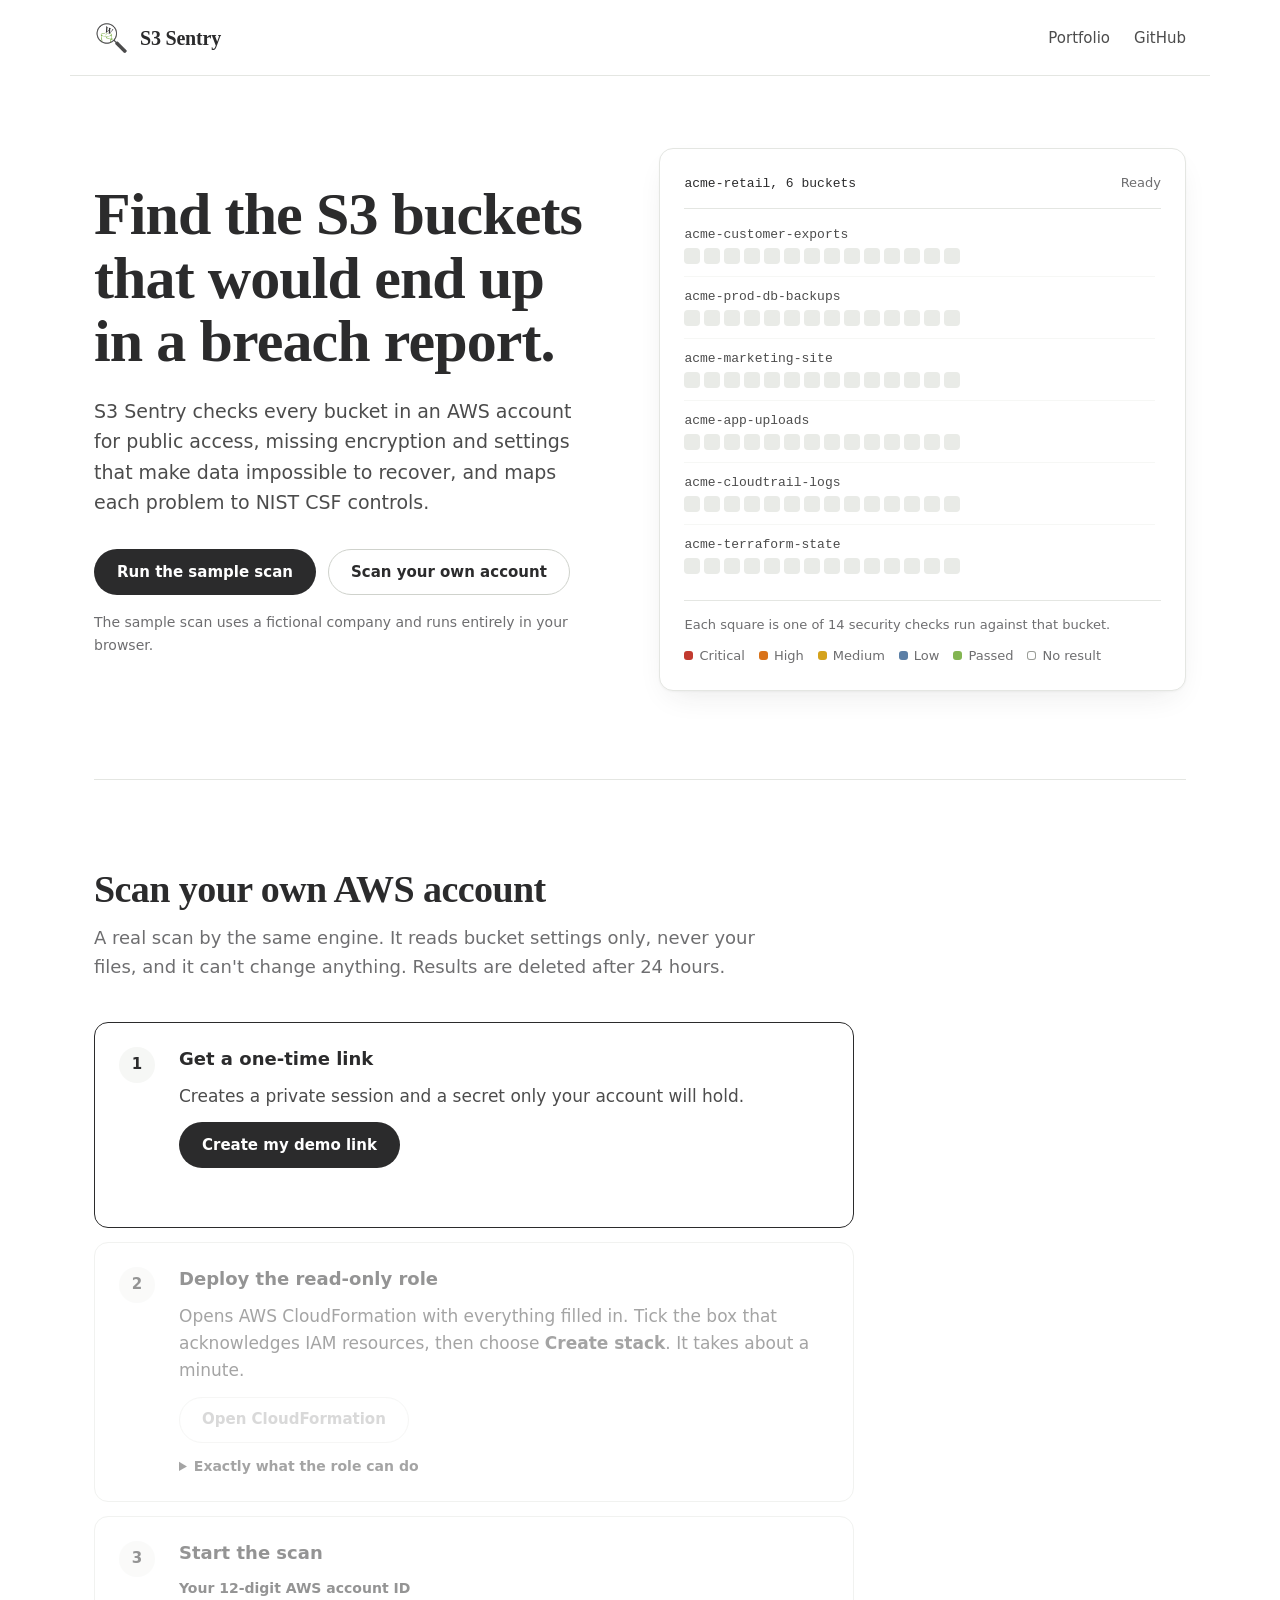
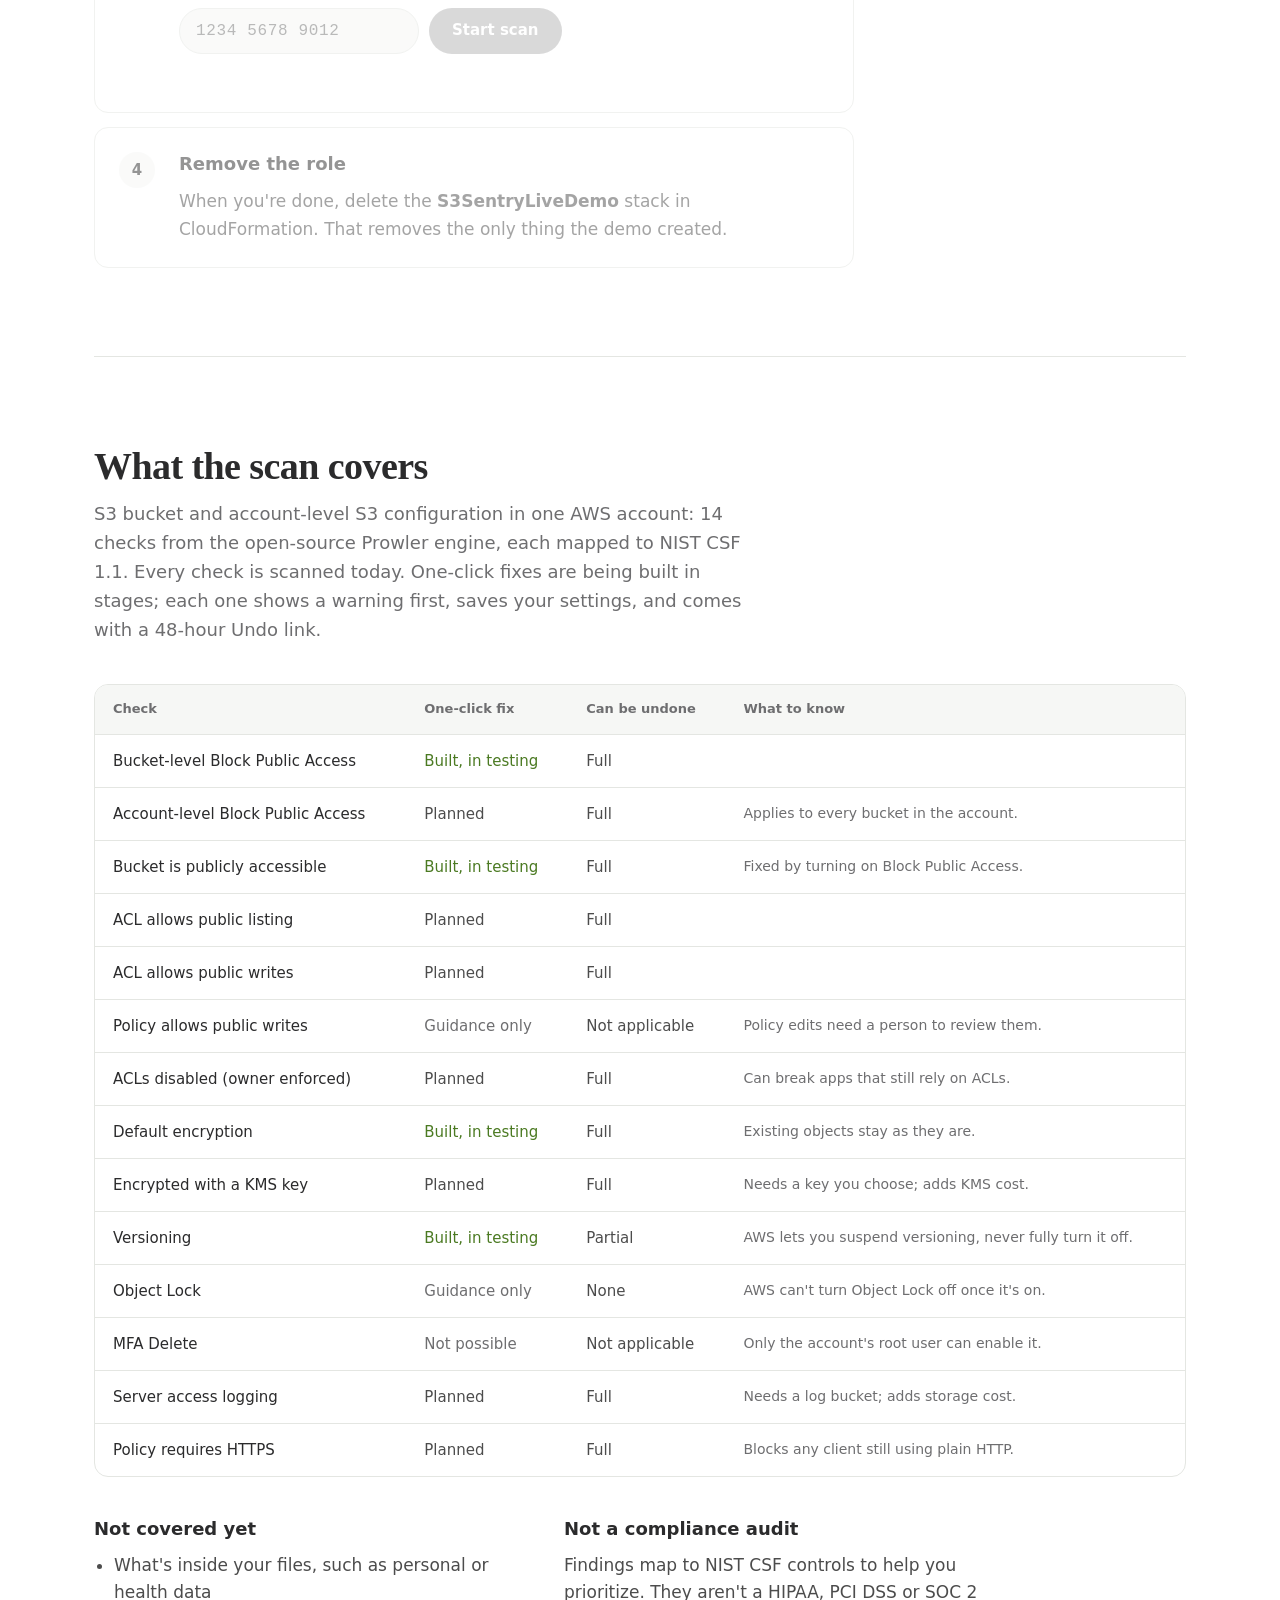
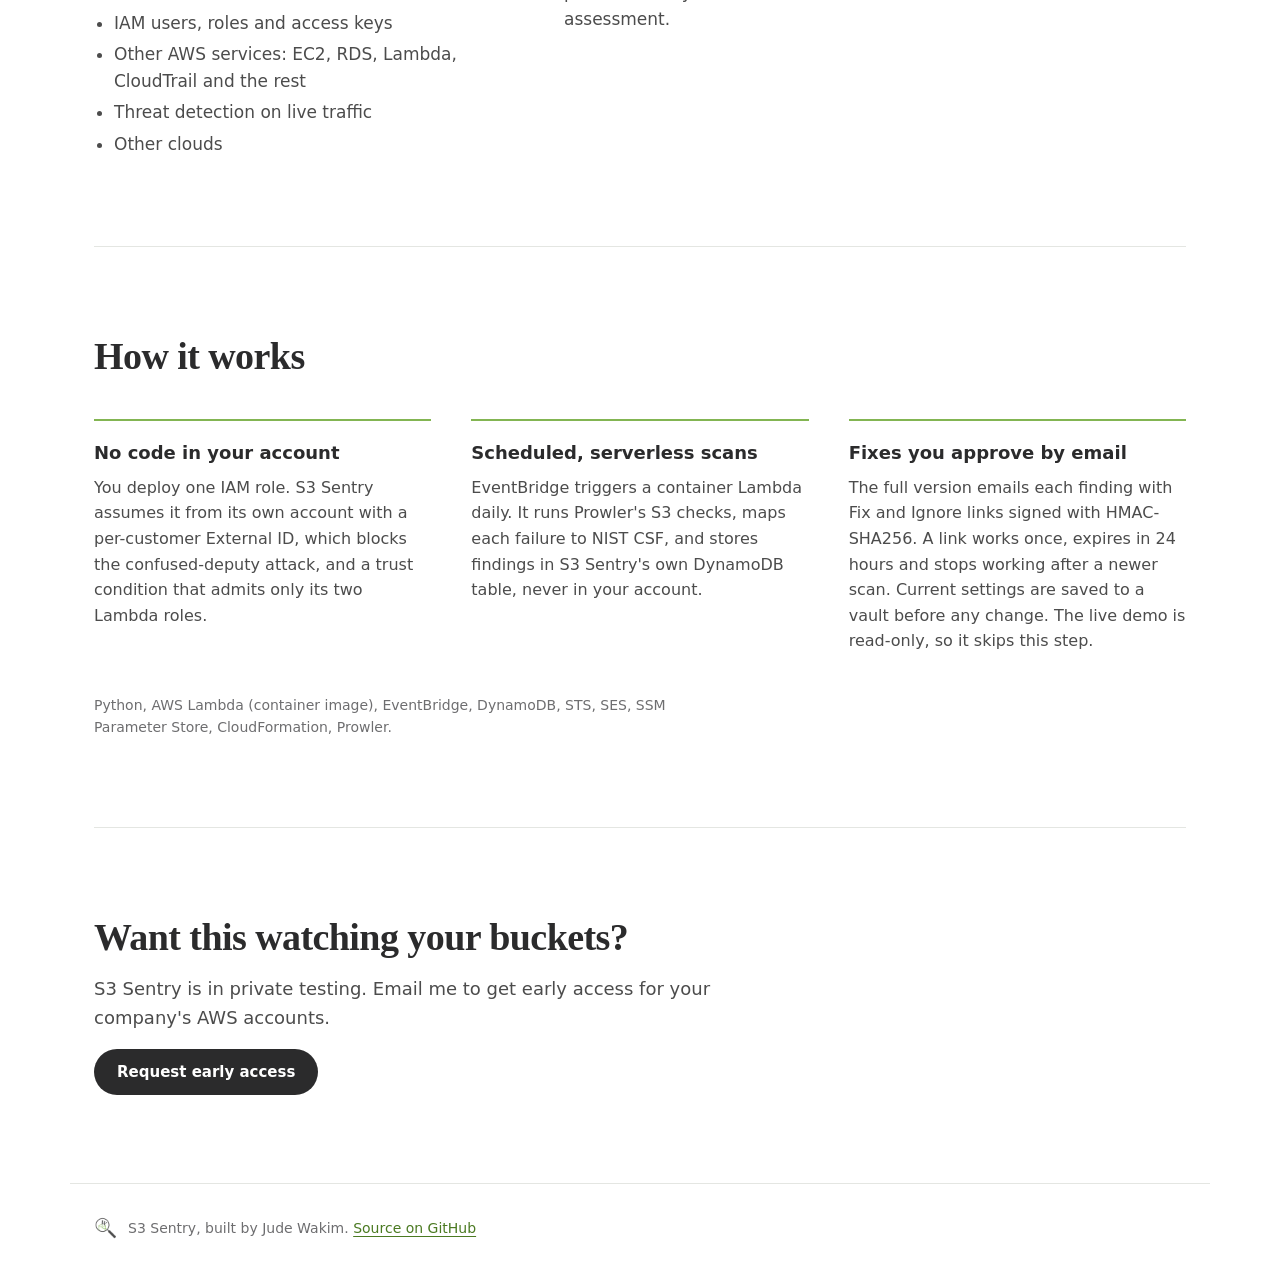
<file: web/index.html>
<!doctype html>
<html lang="en">
<head>
<meta charset="utf-8">
<meta name="viewport" content="width=device-width, initial-scale=1">
<title>S3 Sentry — Jude Wakim</title>
<meta name="description" content="S3 Sentry scans AWS S3 buckets for public exposure, missing encryption and weak recovery settings. Try a sample scan, or scan your own account with a read-only role.">
<meta http-equiv="Content-Security-Policy" content="default-src 'self'; script-src 'self'; style-src 'self' https://fonts.googleapis.com; font-src https://fonts.gstatic.com; img-src 'self' data:; connect-src 'self' https://*.lambda-url.us-east-1.on.aws; base-uri 'none'; form-action 'none'">
<meta name="referrer" content="no-referrer">
<link rel="icon" href="logo.png">
<link rel="preconnect" href="https://fonts.googleapis.com">
<link rel="preconnect" href="https://fonts.gstatic.com" crossorigin>
<link rel="stylesheet" href="https://fonts.googleapis.com/css2?family=Source+Serif+4:opsz,wght@8..60,600;8..60,700&family=IBM+Plex+Sans:wght@400;500;600&family=IBM+Plex+Mono:wght@400;500&display=swap">
<link rel="stylesheet" href="styles.css">
</head>
<body>
<a class="skip" href="#main">Skip to content</a>

<header class="top">
  <a class="brand" href="./" aria-label="S3 Sentry home">
    <img src="logo.png" alt="" width="36" height="36">
    <span>S3 Sentry</span>
  </a>
  <nav aria-label="Project links">
    <a href="https://wakimworks.com/judewakim/">Portfolio</a>
    <a href="https://github.com/Judewakim/s3-misconfig">GitHub</a>
  </nav>
</header>

<main id="main">
  <section class="hero" aria-labelledby="title">
    <div class="hero-text">
      <h1 id="title">Find the S3 buckets that would end up in a breach report.</h1>
      <p class="lede">S3 Sentry checks every bucket in an AWS account for public access, missing encryption and settings that make data impossible to recover, and maps each problem to NIST CSF controls.</p>
      <div class="hero-actions">
        <button class="btn primary" id="run-sample" type="button">Run the sample scan</button>
        <a class="btn ghost" href="#live">Scan your own account</a>
      </div>
      <p class="fine">The sample scan uses a fictional company and runs entirely in your browser.</p>
    </div>

    <figure class="wall-card" aria-labelledby="wall-caption">
      <div class="wall-head">
        <span id="wall-account">acme-retail, 6 buckets</span>
        <span id="wall-progress" aria-live="polite">Ready</span>
      </div>
      <ol class="wall" id="wall"></ol>
      <figcaption id="wall-caption" class="legend">
        <span class="legend-text">Each square is one of 14 security checks run against that bucket.</span>
        <span class="keys">
          <span class="key"><i class="dot" data-k="critical"></i>Critical</span>
          <span class="key"><i class="dot" data-k="high"></i>High</span>
          <span class="key"><i class="dot" data-k="medium"></i>Medium</span>
          <span class="key"><i class="dot" data-k="low"></i>Low</span>
          <span class="key"><i class="dot" data-k="pass"></i>Passed</span>
          <span class="key"><i class="dot" data-k="na"></i>No result</span>
        </span>
      </figcaption>
    </figure>
  </section>

  <section class="results" id="results" aria-labelledby="results-title" hidden>
    <div class="results-head">
      <div>
        <h2 id="results-title">What the scan found</h2>
        <p id="results-summary" class="summary"></p>
      </div>
      <div class="filters" role="group" aria-label="Filter findings">
        <button type="button" class="chip" data-filter="FAIL" aria-pressed="true">Failed</button>
        <button type="button" class="chip" data-filter="ALL" aria-pressed="false">All checks</button>
      </div>
    </div>
    <ul class="findings" id="findings"></ul>
    <button type="button" class="btn ghost small show-more" id="show-more" hidden>Show all</button>
    <p class="fine" id="results-note"></p>
  </section>

  <section class="live" id="live" aria-labelledby="live-title">
    <div class="section-intro">
      <h2 id="live-title">Scan your own AWS account</h2>
      <p>A real scan by the same engine. It reads bucket settings only, never your files, and it can't change anything. Results are deleted after 24 hours.</p>
    </div>

    <div class="live-off" id="live-off" hidden>
      <p>The live scanner isn't connected on this copy of the page. Run the sample scan above, or read the source on GitHub.</p>
    </div>

    <ol class="steps" id="steps">
      <li class="step" data-step="1">
        <div class="step-body">
          <h3>Get a one-time link</h3>
          <p>Creates a private session and a secret only your account will hold.</p>
          <button class="btn primary" id="start-session" type="button">Create my demo link</button>
          <p class="status" id="s1-status" role="status"></p>
        </div>
      </li>
      <li class="step" data-step="2" aria-disabled="true">
        <div class="step-body">
          <h3>Deploy the read-only role</h3>
          <p>Opens AWS CloudFormation with everything filled in. Tick the box that acknowledges IAM resources, then choose <b>Create stack</b>. It takes about a minute.</p>
          <a class="btn ghost" id="launch-link" href="#" target="_blank" rel="noopener noreferrer" aria-disabled="true">Open CloudFormation</a>
          <details class="perm">
            <summary>Exactly what the role can do</summary>
            <p>Read the configuration of your buckets: public access settings, policy and ACL status, encryption, versioning, object lock, logging and ownership. It can't list or read objects and has no write permissions. Only S3 Sentry's demo scanner can use it, and only with your session's secret.</p>
            <p><a href="https://github.com/Judewakim/s3-misconfig/blob/main/demo/demo_onboarding.yaml">Read the template</a></p>
          </details>
        </div>
      </li>
      <li class="step" data-step="3" aria-disabled="true">
        <div class="step-body">
          <h3>Start the scan</h3>
          <form id="scan-form" novalidate>
            <label for="account-id">Your 12-digit AWS account ID</label>
            <div class="row">
              <input id="account-id" name="account" inputmode="numeric" autocomplete="off" placeholder="1234 5678 9012" maxlength="14" disabled>
              <button class="btn primary" id="scan-btn" type="submit" disabled>Start scan</button>
            </div>
          </form>
          <p class="status" id="s3-status" role="status"></p>
        </div>
      </li>
      <li class="step" data-step="4" aria-disabled="true">
        <div class="step-body">
          <h3>Remove the role</h3>
          <p>When you're done, delete the <b>S3SentryLiveDemo</b> stack in CloudFormation. That removes the only thing the demo created.</p>
        </div>
      </li>
    </ol>
  </section>


  <section class="coverage" id="coverage" aria-labelledby="coverage-title">
    <div class="section-intro">
      <h2 id="coverage-title">What the scan covers</h2>
      <p>S3 bucket and account-level S3 configuration in one AWS account: 14 checks from the open-source Prowler engine, each mapped to NIST CSF 1.1. Every check is scanned today. One-click fixes are being built in stages; each one shows a warning first, saves your settings, and comes with a 48-hour Undo link.</p>
    </div>
    <div class="table-wrap">
      <table class="checks">
        <thead>
          <tr><th scope="col">Check</th><th scope="col">One-click fix</th><th scope="col">Can be undone</th><th scope="col">What to know</th></tr>
        </thead>
        <tbody>
          <tr><th scope="row">Bucket-level Block Public Access</th><td data-label="One-click fix" data-v="built">Built, in testing</td><td data-label="Undo">Full</td><td data-label="What to know"></td></tr>
          <tr><th scope="row">Account-level Block Public Access</th><td data-label="One-click fix" data-v="planned">Planned</td><td data-label="Undo">Full</td><td data-label="What to know">Applies to every bucket in the account.</td></tr>
          <tr><th scope="row">Bucket is publicly accessible</th><td data-label="One-click fix" data-v="built">Built, in testing</td><td data-label="Undo">Full</td><td data-label="What to know">Fixed by turning on Block Public Access.</td></tr>
          <tr><th scope="row">ACL allows public listing</th><td data-label="One-click fix" data-v="planned">Planned</td><td data-label="Undo">Full</td><td data-label="What to know"></td></tr>
          <tr><th scope="row">ACL allows public writes</th><td data-label="One-click fix" data-v="planned">Planned</td><td data-label="Undo">Full</td><td data-label="What to know"></td></tr>
          <tr><th scope="row">Policy allows public writes</th><td data-label="One-click fix" data-v="guidance-only">Guidance only</td><td data-label="Undo">Not applicable</td><td data-label="What to know">Policy edits need a person to review them.</td></tr>
          <tr><th scope="row">ACLs disabled (owner enforced)</th><td data-label="One-click fix" data-v="planned">Planned</td><td data-label="Undo">Full</td><td data-label="What to know">Can break apps that still rely on ACLs.</td></tr>
          <tr><th scope="row">Default encryption</th><td data-label="One-click fix" data-v="built">Built, in testing</td><td data-label="Undo">Full</td><td data-label="What to know">Existing objects stay as they are.</td></tr>
          <tr><th scope="row">Encrypted with a KMS key</th><td data-label="One-click fix" data-v="planned">Planned</td><td data-label="Undo">Full</td><td data-label="What to know">Needs a key you choose; adds KMS cost.</td></tr>
          <tr><th scope="row">Versioning</th><td data-label="One-click fix" data-v="built">Built, in testing</td><td data-label="Undo">Partial</td><td data-label="What to know">AWS lets you suspend versioning, never fully turn it off.</td></tr>
          <tr><th scope="row">Object Lock</th><td data-label="One-click fix" data-v="guidance-only">Guidance only</td><td data-label="Undo">None</td><td data-label="What to know">AWS can't turn Object Lock off once it's on.</td></tr>
          <tr><th scope="row">MFA Delete</th><td data-label="One-click fix" data-v="not-possible">Not possible</td><td data-label="Undo">Not applicable</td><td data-label="What to know">Only the account's root user can enable it.</td></tr>
          <tr><th scope="row">Server access logging</th><td data-label="One-click fix" data-v="planned">Planned</td><td data-label="Undo">Full</td><td data-label="What to know">Needs a log bucket; adds storage cost.</td></tr>
          <tr><th scope="row">Policy requires HTTPS</th><td data-label="One-click fix" data-v="planned">Planned</td><td data-label="Undo">Full</td><td data-label="What to know">Blocks any client still using plain HTTP.</td></tr>
        </tbody>
      </table>
    </div>
    <div class="scope-grid">
      <div>
        <h3>Not covered yet</h3>
        <ul>
          <li>What's inside your files, such as personal or health data</li>
          <li>IAM users, roles and access keys</li>
          <li>Other AWS services: EC2, RDS, Lambda, CloudTrail and the rest</li>
          <li>Threat detection on live traffic</li>
          <li>Other clouds</li>
        </ul>
      </div>
      <div>
        <h3>Not a compliance audit</h3>
        <p>Findings map to NIST CSF controls to help you prioritize. They aren't a HIPAA, PCI DSS or SOC 2 assessment.</p>
      </div>
    </div>
  </section>

  <section class="built" aria-labelledby="built-title">
    <div class="section-intro">
      <h2 id="built-title">How it works</h2>
    </div>
    <div class="built-grid">
      <div>
        <h3>No code in your account</h3>
        <p>You deploy one IAM role. S3 Sentry assumes it from its own account with a per-customer External ID, which blocks the confused-deputy attack, and a trust condition that admits only its two Lambda roles.</p>
      </div>
      <div>
        <h3>Scheduled, serverless scans</h3>
        <p>EventBridge triggers a container Lambda daily. It runs Prowler's S3 checks, maps each failure to NIST CSF, and stores findings in S3 Sentry's own DynamoDB table, never in your account.</p>
      </div>
      <div>
        <h3>Fixes you approve by email</h3>
        <p>The full version emails each finding with Fix and Ignore links signed with HMAC-SHA256. A link works once, expires in 24 hours and stops working after a newer scan. Current settings are saved to a vault before any change. The live demo is read-only, so it skips this step.</p>
      </div>
    </div>
    <p class="stack">Python, AWS Lambda (container image), EventBridge, DynamoDB, STS, SES, SSM Parameter Store, CloudFormation, Prowler.</p>
  </section>
  <section class="contact" aria-labelledby="contact-title">
    <h2 id="contact-title">Want this watching your buckets?</h2>
    <p>S3 Sentry is in private testing. Email me to get early access for your company's AWS accounts.</p>
    <a class="btn primary" href="mailto:judewakim@wakimworks.com?subject=S3%20Sentry%20early%20access">Request early access</a>
  </section>
</main>

<footer class="foot">
  <img src="logo.png" alt="" width="24" height="24">
  <p>S3 Sentry, built by Jude Wakim. <a href="https://github.com/Judewakim/s3-misconfig">Source on GitHub</a></p>
</footer>

<script src="config.js"></script>
<script src="sample-scan.js"></script>
<script src="app.js"></script>
</body>
</html>
</file>
<file: web/styles.css>
/* S3 Sentry — white, logo graphite, logo green. Severity hues are the only other color. */
:root {
  --white: #ffffff;
  --wash: #f6f7f5;          /* faint green-gray panel */
  --ink: #2b2b2c;           /* text, close to the logo's W */
  --graphite: #4c4c4c;      /* logo's lens and handle */
  --muted: #6e6e70;
  --line: #e4e6e2;
  --green: #83b552;         /* logo green: fills and marks */
  --green-ink: #4b7a22;     /* same hue, dark enough for text on white */
  --green-wash: #eef5e6;

  --critical: #c23a2f;
  --high: #d9731a;
  --medium: #d4a21c;
  --low: #5b7fa6;
  --idle: #e9ebe7;
  --focus: #4b7a22;

  --serif: "Source Serif 4", Georgia, "Times New Roman", serif;
  --sans: "IBM Plex Sans", system-ui, -apple-system, sans-serif;
  --mono: "IBM Plex Mono", ui-monospace, Menlo, monospace;

  --r-sm: 6px; --r: 10px; --r-lg: 14px;
}

* { box-sizing: border-box; }
[hidden] { display: none !important; }
html { -webkit-text-size-adjust: 100%; scroll-behavior: smooth; }
@media (prefers-reduced-motion: reduce) { html { scroll-behavior: auto; } }
body {
  margin: 0;
  background: var(--white);
  color: var(--ink);
  font: 400 17px/1.6 var(--sans);
  -webkit-font-smoothing: antialiased;
}
a { color: var(--green-ink); text-underline-offset: 3px; text-decoration-thickness: 1px; }
a:hover { color: var(--ink); }
:focus-visible { outline: 2px solid var(--focus); outline-offset: 3px; border-radius: 4px; }
.skip { position: absolute; left: -999px; top: 8px; background: var(--ink); color: #fff; padding: 8px 12px; border-radius: var(--r-sm); }
.skip:focus { left: 8px; }

h1, h2, h3 { margin: 0; color: var(--ink); }
h1, h2 { font-family: var(--serif); font-weight: 700; letter-spacing: -0.015em; }
h1 { font-size: clamp(38px, 5.2vw, 60px); line-height: 1.06; }
h2 { font-size: clamp(28px, 3.4vw, 38px); line-height: 1.15; }
h3 { font: 600 18px/1.35 var(--sans); }
p { margin: 0; }
.fine { font-size: 14px; color: var(--muted); }

/* ------------------------------------------------------------ frame */
.top, main, .foot { max-width: 1140px; margin: 0 auto; padding-left: 24px; padding-right: 24px; }
.top {
  display: flex; align-items: center; justify-content: space-between;
  height: 76px; border-bottom: 1px solid var(--line);
}
.brand { display: inline-flex; align-items: center; gap: 10px; text-decoration: none; color: var(--ink); }
.brand span { font: 700 20px/1 var(--serif); letter-spacing: -0.01em; }
.top nav { display: flex; gap: 24px; font-size: 15px; }
.top nav a { color: var(--graphite); text-decoration: none; }
.top nav a:hover { color: var(--green-ink); }

main > section { padding: 88px 0; }
main > section + section { border-top: 1px solid var(--line); }
.section-intro { max-width: 62ch; margin-bottom: 40px; }
.section-intro p { margin-top: 12px; color: var(--muted); font-size: 18px; }

.foot {
  display: flex; align-items: center; gap: 10px;
  padding-top: 32px; padding-bottom: 48px;
  border-top: 1px solid var(--line);
  color: var(--muted); font-size: 14px;
}

/* ---------------------------------------------------------- buttons */
.btn {
  display: inline-flex; align-items: center; justify-content: center;
  min-height: 46px; padding: 0 22px;
  font: 600 15px/1 var(--sans);
  border-radius: 999px; border: 1.5px solid transparent;
  text-decoration: none; cursor: pointer;
  transition: background-color 140ms ease, border-color 140ms ease, color 140ms ease;
}
.btn.primary { background: var(--ink); color: var(--white); }
.btn.primary:hover { background: #000; color: var(--white); }
.btn.ghost { background: var(--white); color: var(--ink); border-color: #cfd2cc; }
.btn.ghost:hover { border-color: var(--ink); color: var(--ink); }
.btn.small { min-height: 36px; padding: 0 16px; font-size: 14px; }
.btn:disabled, .btn[aria-disabled="true"] { opacity: 0.35; cursor: not-allowed; pointer-events: none; }

/* ------------------------------------------------------------- hero */
.hero {
  display: grid; grid-template-columns: minmax(0, 1fr) minmax(0, 1.05fr);
  gap: 64px; align-items: center;
  padding-top: 72px !important;
}
.lede { margin: 22px 0 32px; font-size: 19px; color: var(--graphite); max-width: 46ch; }
.hero-actions { display: flex; flex-wrap: wrap; gap: 12px; margin-bottom: 16px; }

/* The scan wall: the one moving part of the page. */
.wall-card {
  margin: 0; padding: 24px;
  background: var(--white);
  border: 1px solid var(--line); border-radius: var(--r-lg);
  box-shadow: 0 1px 2px rgba(43, 43, 44, 0.04), 0 12px 32px -12px rgba(43, 43, 44, 0.12);
}
.wall-head {
  display: flex; justify-content: space-between; gap: 12px; align-items: baseline;
  padding-bottom: 14px; margin-bottom: 6px; border-bottom: 1px solid var(--line);
  font-size: 13px; color: var(--muted);
}
#wall-account { font: 500 13px var(--mono); color: var(--ink); }
#wall-progress { white-space: nowrap; }
/* Fixed-height window: about six buckets visible, the rest scroll inside. */
.wall {
  list-style: none; margin: 0; padding: 0 6px 0 0;
  max-height: 372px; overflow-y: auto; overscroll-behavior: contain;
  scrollbar-width: thin; scrollbar-color: #c9ccc5 transparent;
}
.wall::-webkit-scrollbar { width: 6px; }
.wall::-webkit-scrollbar-thumb { background: #c9ccc5; border-radius: 3px; }
.bucket {
  display: grid; grid-template-columns: auto 1fr; gap: 6px 16px; align-items: center;
  padding: 12px 0; border-bottom: 1px solid var(--wash);
}
.bucket:last-child { border-bottom: 0; }
.bucket-name {
  grid-column: 1 / -1;
  font: 400 13px var(--mono); color: var(--graphite);
  overflow: hidden; text-overflow: ellipsis; white-space: nowrap;
}
.pips { display: grid; grid-template-columns: repeat(14, 16px); gap: 4px; }
.pip {
  display: block; width: 16px; height: 16px; border-radius: 4px;
  background: var(--idle);
  transition: background-color 180ms ease;
}
.pip.on[data-status="PASS"] { background: var(--green); }
.pip.on[data-status="FAIL"][data-sev="critical"] { background: var(--critical); }
.pip.on[data-status="FAIL"][data-sev="high"] { background: var(--high); }
.pip.on[data-status="FAIL"][data-sev="medium"] { background: var(--medium); }
.pip.on[data-status="FAIL"][data-sev="low"] { background: var(--low); }
.pip.on[data-status="NA"] { background: transparent; box-shadow: inset 0 0 0 1px #c9ccc5; }
.verdict { font-size: 13px; font-weight: 600; color: var(--muted); }
.bucket[data-worst="critical"] .verdict { color: var(--critical); }
.bucket[data-worst="high"] .verdict { color: #b45d12; }
.bucket[data-worst="medium"] .verdict { color: #8a6a0f; }
.bucket[data-worst="low"] .verdict { color: var(--low); }
.bucket.clean .verdict { color: var(--green-ink); }
.more { padding-top: 12px; font-size: 14px; color: var(--muted); }

.legend {
  display: grid; gap: 10px;
  margin-top: 14px; padding-top: 14px; border-top: 1px solid var(--line);
  font-size: 13px; color: var(--muted);
}
.keys { display: flex; flex-wrap: wrap; gap: 6px 14px; }
.key { display: inline-flex; align-items: center; gap: 6px; }
.dot { display: inline-block; width: 9px; height: 9px; border-radius: 3px; }
.dot[data-k="critical"] { background: var(--critical); }
.dot[data-k="high"] { background: var(--high); }
.dot[data-k="medium"] { background: var(--medium); }
.dot[data-k="low"] { background: var(--low); }
.dot[data-k="pass"] { background: var(--green); }
.dot[data-k="na"] { box-shadow: inset 0 0 0 1px #9a9d97; }

/* --------------------------------------------------------- findings */
.results-head {
  display: flex; flex-wrap: wrap; justify-content: space-between; align-items: flex-end;
  gap: 16px 32px; margin-bottom: 28px;
}
.summary { margin-top: 10px; color: var(--muted); max-width: 66ch; }
.filters { display: inline-flex; padding: 4px; background: var(--wash); border-radius: 999px; }
.chip {
  min-height: 34px; padding: 0 16px;
  font: 500 14px/1 var(--sans); color: var(--graphite);
  background: transparent; border: 0; border-radius: 999px; cursor: pointer;
}
.chip[aria-pressed="true"] { background: var(--white); color: var(--ink); box-shadow: 0 1px 3px rgba(43, 43, 44, 0.14); }

.findings { list-style: none; margin: 0 0 20px; padding: 0; border-top: 1px solid var(--line); }
.finding {
  display: grid; grid-template-columns: 104px minmax(0, 1fr); gap: 20px;
  padding: 22px 0; border-bottom: 1px solid var(--line);
}
.tag {
  align-self: start; justify-self: start;
  display: inline-flex; align-items: center; gap: 7px;
  padding: 4px 10px; border-radius: 999px;
  font: 600 12.5px/1.3 var(--sans);
  background: var(--green-wash); color: var(--green-ink);
}
.tag::before { content: ""; width: 7px; height: 7px; border-radius: 50%; background: currentColor; }
.finding[data-sev="critical"] .tag { background: #fbeceb; color: var(--critical); }
.finding[data-sev="high"] .tag { background: #fdf0e4; color: #b45d12; }
.finding[data-sev="medium"] .tag { background: #fbf4df; color: #8a6a0f; }
.finding[data-sev="low"] .tag { background: #edf2f8; color: var(--low); }
.finding[data-status="PASS"] h3 { font-weight: 500; color: var(--graphite); }
.finding-body { display: grid; gap: 4px; max-width: 74ch; }
.res { font: 400 13px var(--mono); color: var(--muted); word-break: break-all; }
.detail { margin-top: 6px; color: var(--graphite); }
.nist { font-size: 13px; color: var(--muted); }
.finding-actions { margin-top: 10px; }
.empty { padding: 28px 0; color: var(--muted); }
.show-more { margin-bottom: 16px; }

.fix {
  display: grid; gap: 14px; margin-top: 14px; padding: 18px;
  background: var(--wash); border-radius: var(--r);
}
.diff { display: grid; grid-template-columns: 1fr 1fr; gap: 12px; }
.side-label { display: block; margin-bottom: 6px; font-size: 13px; color: var(--muted); }
.fix pre {
  margin: 0; padding: 14px; overflow-x: auto;
  font: 12.5px/1.55 var(--mono); color: var(--ink);
  background: var(--white); border: 1px solid var(--line); border-radius: var(--r-sm);
}
.side:last-child pre { border-color: var(--green); }

/* ------------------------------------------------------------- live */
.live-off { max-width: 62ch; padding: 18px 20px; background: var(--wash); border-radius: var(--r); }
.steps { list-style: none; counter-reset: step; margin: 0; padding: 0; display: grid; gap: 14px; max-width: 760px; }
.step {
  counter-increment: step;
  display: grid; grid-template-columns: 40px 1fr; gap: 20px;
  padding: 24px; border: 1px solid var(--line); border-radius: var(--r-lg);
  background: var(--white);
}
.step::before {
  content: counter(step);
  display: grid; place-items: center; width: 36px; height: 36px; border-radius: 50%;
  font: 600 15px/1 var(--sans); color: var(--ink); background: var(--wash);
}
.step.done::before { content: "✓"; color: var(--white); background: var(--green); }
.step:not([aria-disabled="true"]):not(.done) { border-color: var(--ink); }
.step[aria-disabled="true"] { opacity: 0.5; }
.step-body { display: grid; gap: 12px; justify-items: start; }
.step-body p { max-width: 60ch; color: var(--graphite); }
.status { font-size: 15px; min-height: 1.5em; }
.status[data-tone="ok"] { color: var(--green-ink); font-weight: 600; }
.status[data-tone="err"] { color: var(--critical); font-weight: 600; }
#scan-form { display: grid; gap: 8px; width: 100%; }
#scan-form label { font-size: 14px; font-weight: 600; }
.row { display: flex; flex-wrap: wrap; gap: 10px; }
#account-id {
  min-height: 46px; width: 15em; padding: 0 16px;
  font: 500 16px var(--mono); letter-spacing: 0.04em; color: var(--ink);
  background: var(--white); border: 1.5px solid #cfd2cc; border-radius: 999px;
}
#account-id:focus { border-color: var(--green-ink); outline: none; box-shadow: 0 0 0 3px var(--green-wash); }
#account-id:disabled { background: var(--wash); border-color: var(--line); }
.perm summary { cursor: pointer; font-size: 14px; font-weight: 600; color: var(--graphite); }
.perm[open] summary { margin-bottom: 8px; }
.perm p { font-size: 15px; }
.perm p + p { margin-top: 8px; }

/* --------------------------------------------------------- coverage */
.table-wrap { overflow-x: auto; border: 1px solid var(--line); border-radius: var(--r-lg); }
.checks { width: 100%; border-collapse: collapse; font-size: 15px; min-width: 720px; }
.checks th, .checks td { padding: 14px 18px; text-align: left; vertical-align: top; border-bottom: 1px solid var(--line); }
.checks tbody tr:last-child th, .checks tbody tr:last-child td { border-bottom: 0; }
.checks thead th { font-size: 13px; font-weight: 600; color: var(--muted); background: var(--wash); }
.checks tbody th { font-weight: 500; color: var(--ink); }
.checks td { color: var(--graphite); }
.checks td:last-child { color: var(--muted); font-size: 14px; }
.checks td[data-v] { white-space: nowrap; font-weight: 500; }
.checks td[data-v="built"] { color: var(--green-ink); }
.checks td[data-v="guidance-only"], .checks td[data-v="not-possible"] { color: var(--muted); }
.scope-grid { display: grid; grid-template-columns: 1fr 1fr; gap: 40px; margin-top: 40px; max-width: 900px; }
.scope-grid h3 { margin-bottom: 10px; }
.scope-grid ul { margin: 0; padding-left: 20px; color: var(--graphite); }
.scope-grid li + li { margin-top: 4px; }
.scope-grid p { color: var(--graphite); }

/* ---------------------------------------------------------- contact */
.contact { display: grid; justify-items: start; gap: 16px; }
.contact p { color: var(--graphite); font-size: 18px; max-width: 56ch; }

/* ------------------------------------------------------------ built */
.built-grid { display: grid; grid-template-columns: repeat(3, minmax(0, 1fr)); gap: 40px; margin-bottom: 40px; }
.built-grid > div { padding-top: 20px; border-top: 2px solid var(--green); }
.built-grid h3 { margin-bottom: 10px; }
.built-grid p { color: var(--graphite); font-size: 16px; }
.stack { font-size: 14px; color: var(--muted); max-width: 72ch; }

/* ------------------------------------------------------- responsive */
@media (max-width: 940px) {
  .hero { grid-template-columns: 1fr; gap: 48px; }
  .built-grid { grid-template-columns: 1fr; gap: 28px; }
  .scope-grid { grid-template-columns: 1fr; gap: 28px; }
}
@media (max-width: 560px) {
  body { font-size: 16px; }
  .top, main, .foot { padding-left: 16px; padding-right: 16px; }
  .top { height: 64px; }
  .top nav { gap: 16px; }
  main > section { padding: 56px 0; }
  .hero { padding-top: 40px !important; }
  .lede { font-size: 17px; }
  .wall-card { padding: 16px; }
  .pips { grid-template-columns: repeat(14, minmax(0, 1fr)); gap: 3px; width: 100%; }
  .bucket .pip { width: 100%; height: auto; aspect-ratio: 1; }
  .bucket { grid-template-columns: minmax(0, 1fr) 68px; }
  .finding { grid-template-columns: 1fr; gap: 10px; }
  .table-wrap { overflow: visible; }
  .checks { min-width: 0; }
  .checks thead { display: none; }
  .checks tr { display: grid; gap: 4px; padding: 14px 16px; border-bottom: 1px solid var(--line); }
  .checks tbody tr:last-child { border-bottom: 0; }
  .checks th, .checks td { padding: 0; border: 0; }
  .checks td { display: flex; gap: 8px; font-size: 14px; }
  .checks td::before { content: attr(data-label) ":"; color: var(--muted); min-width: 92px; }
  .checks td:empty, .checks td[data-label="What to know"]:empty { display: none; }
  .checks td[data-label="What to know"]::before { content: none; }
  .diff { grid-template-columns: 1fr; }
  .step { grid-template-columns: 1fr; gap: 12px; padding: 18px; }
  #account-id { width: 100%; }
}
@media (prefers-reduced-motion: reduce) {
  .pip, .btn { transition: none; }
}
</file>
